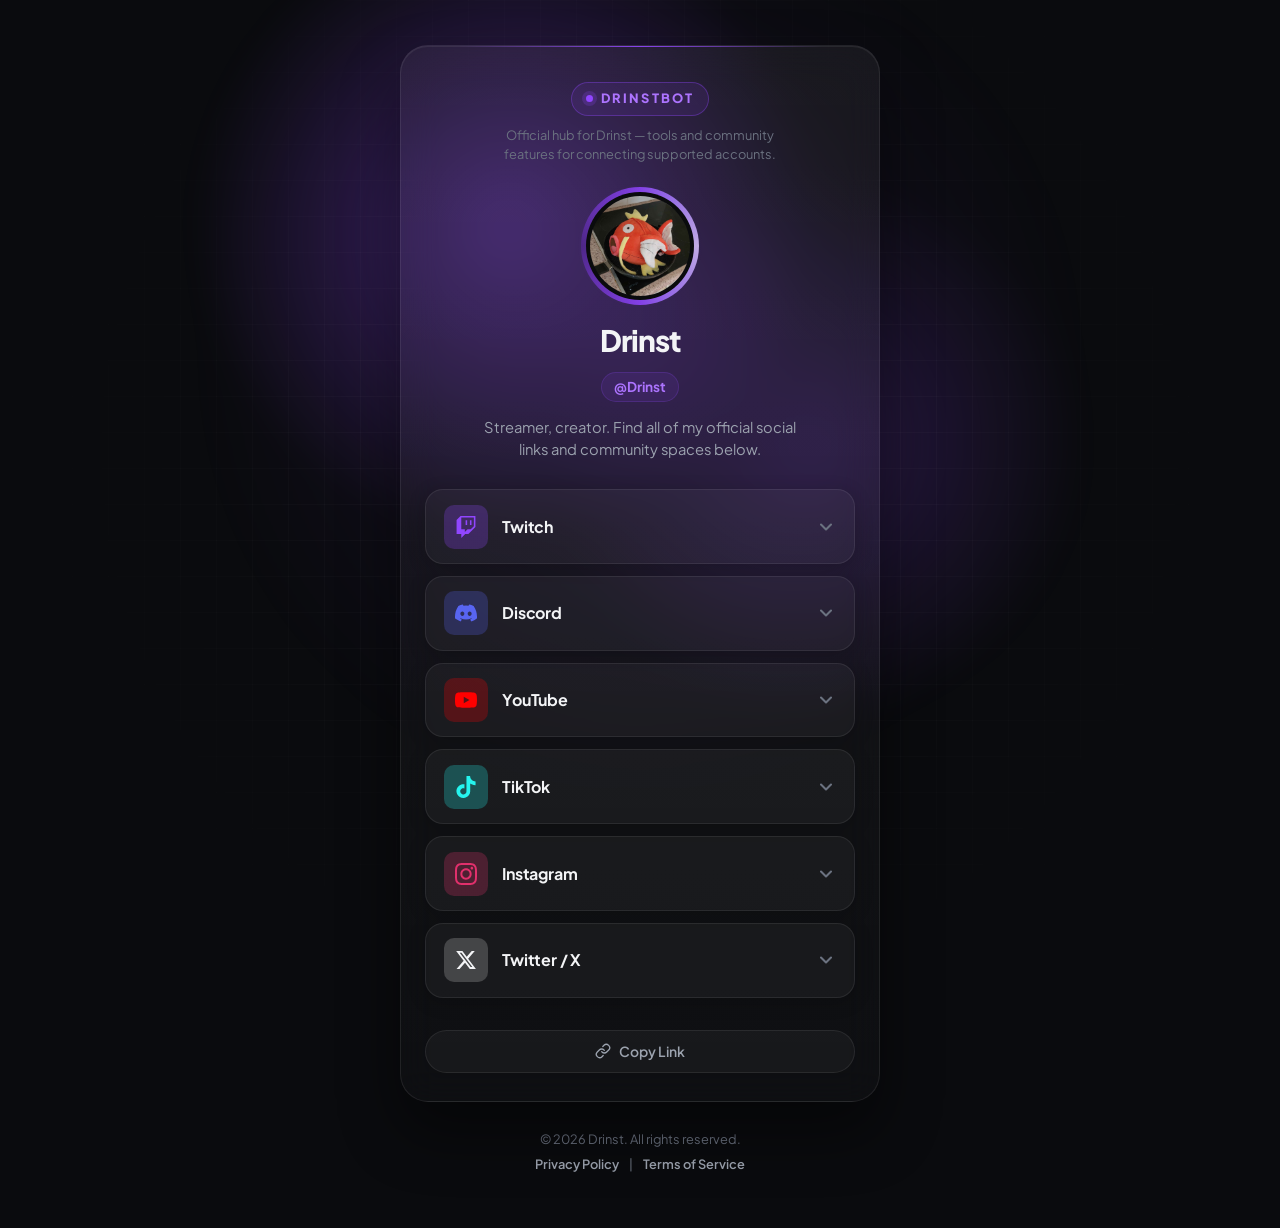
<file: index.html>
<!DOCTYPE html>
<html lang="en">

<head>
    <meta charset="UTF-8">
    <meta name="viewport" content="width=device-width, initial-scale=1.0">
    <title>DrinstBot | Drinst's Official Links</title>
    <meta name="description" content="Official social links and community profiles for Drinst, powered by DrinstBot.">

    <!-- Browser chrome accent (keep in sync with --theme in css/style.css) -->
    <meta name="theme-color" content="#9146FF">

    <!-- Google Fonts -->
    <link rel="preconnect" href="https://fonts.googleapis.com">
    <link rel="preconnect" href="https://fonts.gstatic.com" crossorigin>
    <link href="https://fonts.googleapis.com/css2?family=Plus+Jakarta+Sans:wght@400;500;600;700;800&display=swap"
        rel="stylesheet">

    <link rel="stylesheet" href="css/style.css">
</head>

<body>
    <!-- Subtle Background Elements -->
    <div class="bg-glow" aria-hidden="true"></div>
    <div class="bg-grid" aria-hidden="true"></div>

    <main class="container">
        <section class="brand-intro" aria-labelledby="brand-name">
            <div class="brand-pill">
                <span class="brand-dot" aria-hidden="true"></span>
                <h1 id="brand-name">DrinstBot</h1>
            </div>
            <p>Official hub for Drinst &mdash; tools and community features for connecting supported accounts.</p>
        </section>

        <!-- Header / Profile Section -->
        <header class="profile">
            <div class="avatar-wrapper">
                <img id="profile-avatar" src="" alt="" class="avatar">
                <div class="avatar-ring"></div>
            </div>
            <h2 id="profile-name" class="profile-name"></h2>
            <p id="profile-handle" class="profile-handle"></p>
            <p id="profile-bio" class="profile-bio"></p>
        </header>

        <!-- Dynamic Social Cards Container -->
        <section class="social-links" id="social-links" aria-label="Social Media Links">
            <!-- Cards will be generated dynamically by script.js -->
        </section>

        <!-- Action Tools (Share / Copy Link) -->
        <div class="action-bar">
            <button id="copy-link-btn" class="action-btn" aria-label="Copy page link">
                <svg class="action-icon" xmlns="http://www.w3.org/2000/svg" viewBox="0 0 24 24" fill="none"
                    stroke="currentColor" stroke-width="2" stroke-linecap="round" stroke-linejoin="round">
                    <path d="M10 13a5 5 0 0 0 7.54.54l3-3a5 5 0 0 0-7.07-7.07l-1.72 1.71"></path>
                    <path d="M14 11a5 5 0 0 0-7.54-.54l-3 3a5 5 0 0 0 7.07 7.07l1.71-1.71"></path>
                </svg>
                <span id="copy-text">Copy Link</span>
            </button>
        </div>
    </main>

    <footer class="footer">
        <p>&copy; <span id="year"></span> <span id="footer-name"></span>. All rights reserved.</p>
        <nav class="footer-links">
            <a href="/privacy">Privacy Policy</a>
            <span class="sep">|</span>
            <a href="/terms">Terms of Service</a>
        </nav>
    </footer>

    <script src="js/script.js"></script>
</body>

</html>
</file>
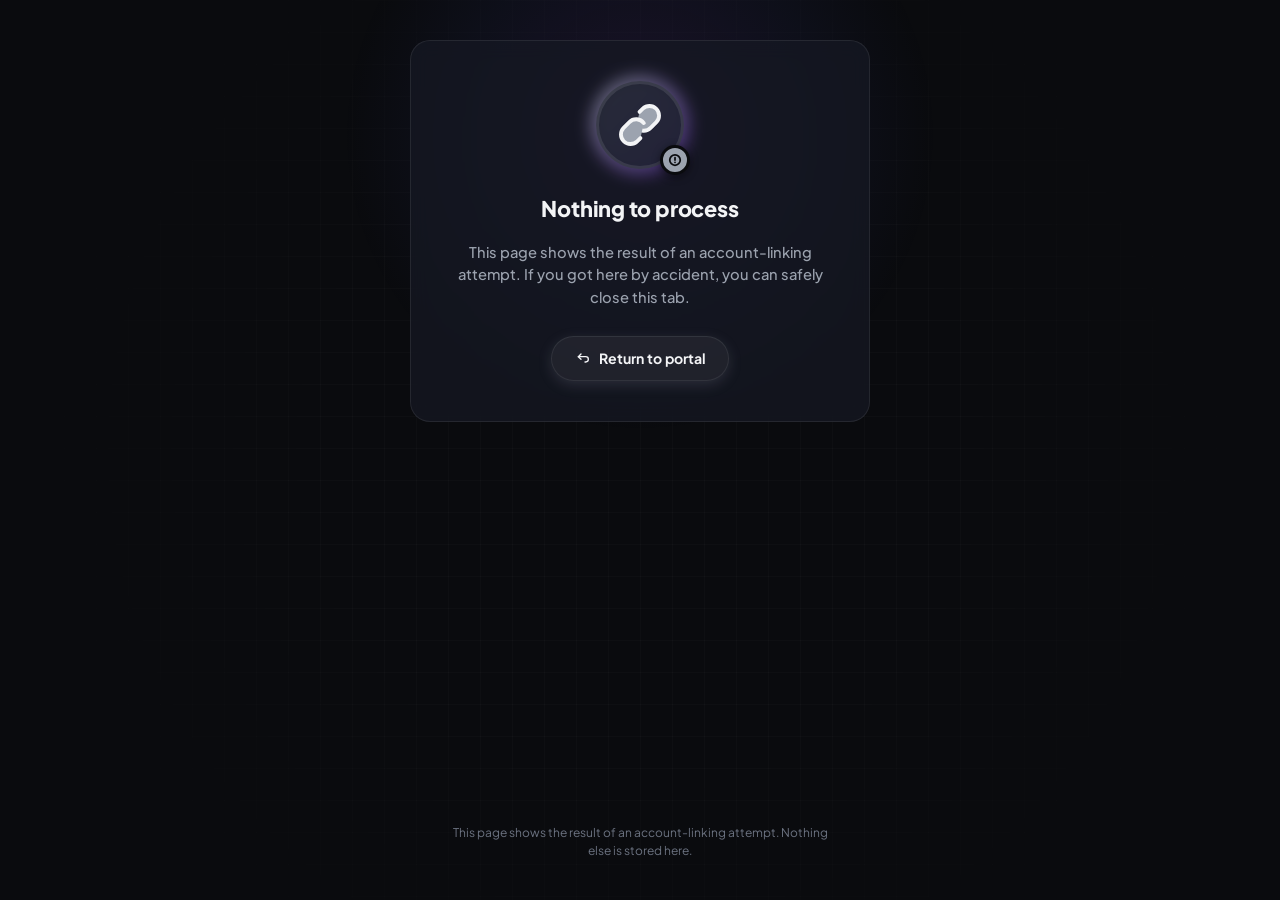
<file: callback/index.html>
<!DOCTYPE html>
<html lang="en">

<head>
    <meta charset="UTF-8">
    <meta name="viewport" content="width=device-width, initial-scale=1.0">
    <title>Link Result</title>
    <meta name="description" content="Result of your account linking attempt.">
    <meta name="robots" content="noindex">

    <!-- Google Fonts (same as linktree) -->
    <link rel="preconnect" href="https://fonts.googleapis.com">
    <link rel="preconnect" href="https://fonts.gstatic.com" crossorigin>
    <link href="https://fonts.googleapis.com/css2?family=Plus+Jakarta+Sans:wght@400;500;600;700;800&display=swap"
        rel="stylesheet">

    <link rel="stylesheet" href="css/style.css">
</head>

<body>
    <!-- Subtle Background Elements (same as linktree) -->
    <div class="bg-glow" aria-hidden="true"></div>
    <div class="bg-grid" aria-hidden="true"></div>

    <main class="container">
        <section class="result-card" id="result-card" data-status="neutral">
            <!-- Platform icon -->
            <div class="icon-wrapper">
                <div class="icon-ring"></div>
                <div class="icon-plate" id="platform-icon" aria-hidden="true"></div>
                <div class="status-badge" id="status-badge" aria-hidden="true">
                    <svg class="badge-icon" id="badge-success" viewBox="0 0 24 24" fill="none" stroke="currentColor"
                        stroke-width="3" stroke-linecap="round" stroke-linejoin="round">
                        <path d="M20 6L9 17l-5-5"></path>
                    </svg>
                    <svg class="badge-icon" id="badge-error" viewBox="0 0 24 24" fill="none" stroke="currentColor"
                        stroke-width="3" stroke-linecap="round" stroke-linejoin="round">
                        <path d="M18 6L6 18"></path>
                        <path d="M6 6l12 12"></path>
                    </svg>
                    <svg class="badge-icon" id="badge-neutral" viewBox="0 0 24 24" fill="none" stroke="currentColor"
                        stroke-width="3" stroke-linecap="round" stroke-linejoin="round">
                        <circle cx="12" cy="12" r="9"></circle>
                        <path d="M12 8v4"></path>
                        <path d="M12 16h.01"></path>
                    </svg>
                </div>
            </div>

            <!-- Adaptive text -->
            <h1 id="result-title" class="result-title">Processing&hellip;</h1>
            <p id="result-message" class="result-message">
                If this page does not update, you can safely close this tab.
            </p>

            <!-- Single action button -->
            <a id="action-btn" class="action-btn" href="../">
                <svg class="action-icon" xmlns="http://www.w3.org/2000/svg" viewBox="0 0 24 24" fill="none"
                    stroke="currentColor" stroke-width="2" stroke-linecap="round" stroke-linejoin="round">
                    <path d="M9 14l-4-4 4-4"></path>
                    <path d="M5 10h11a4 4 0 0 1 0 8h-1"></path>
                </svg>
                <span id="action-text">Return to portal</span>
            </a>
        </section>
    </main>

    <footer class="footer">
        <p>This page shows the result of an account-linking attempt. Nothing else is stored here.</p>
    </footer>

    <script src="js/script.js"></script>
</body>

</html>
</file>
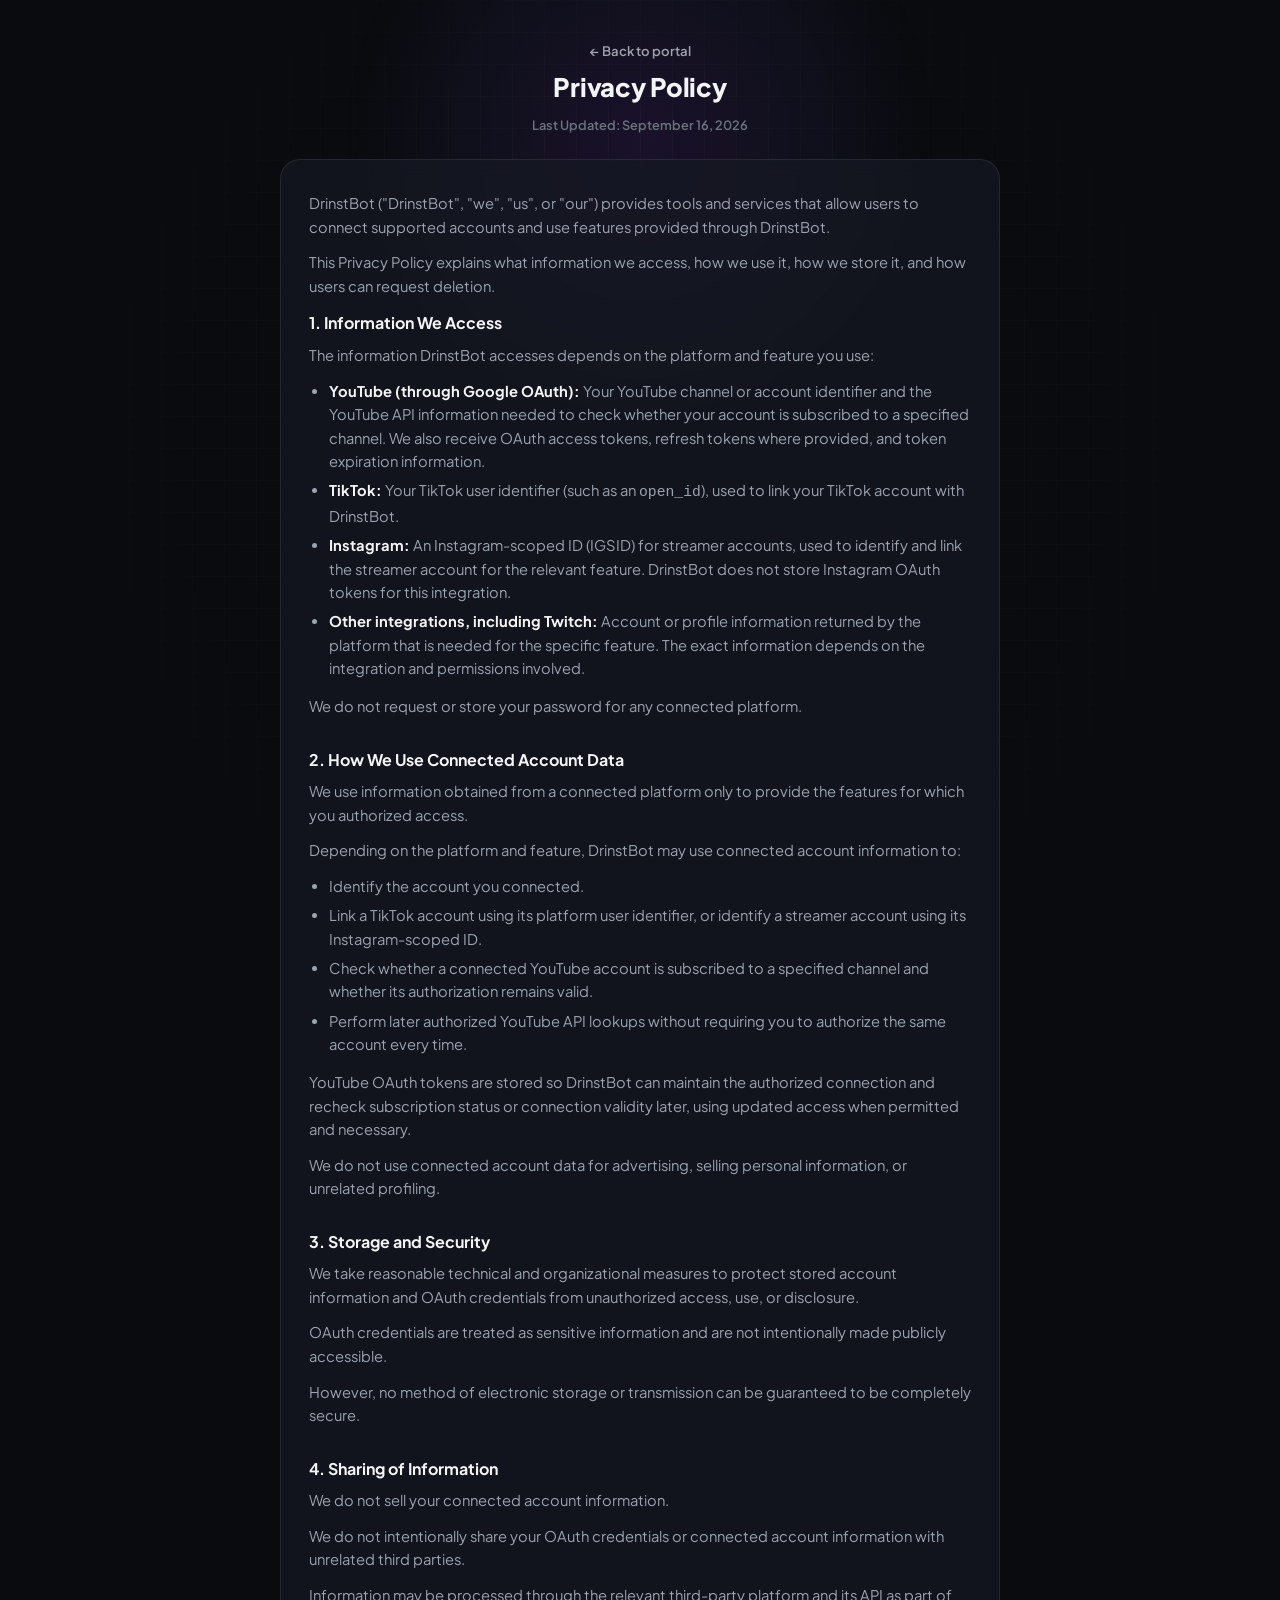
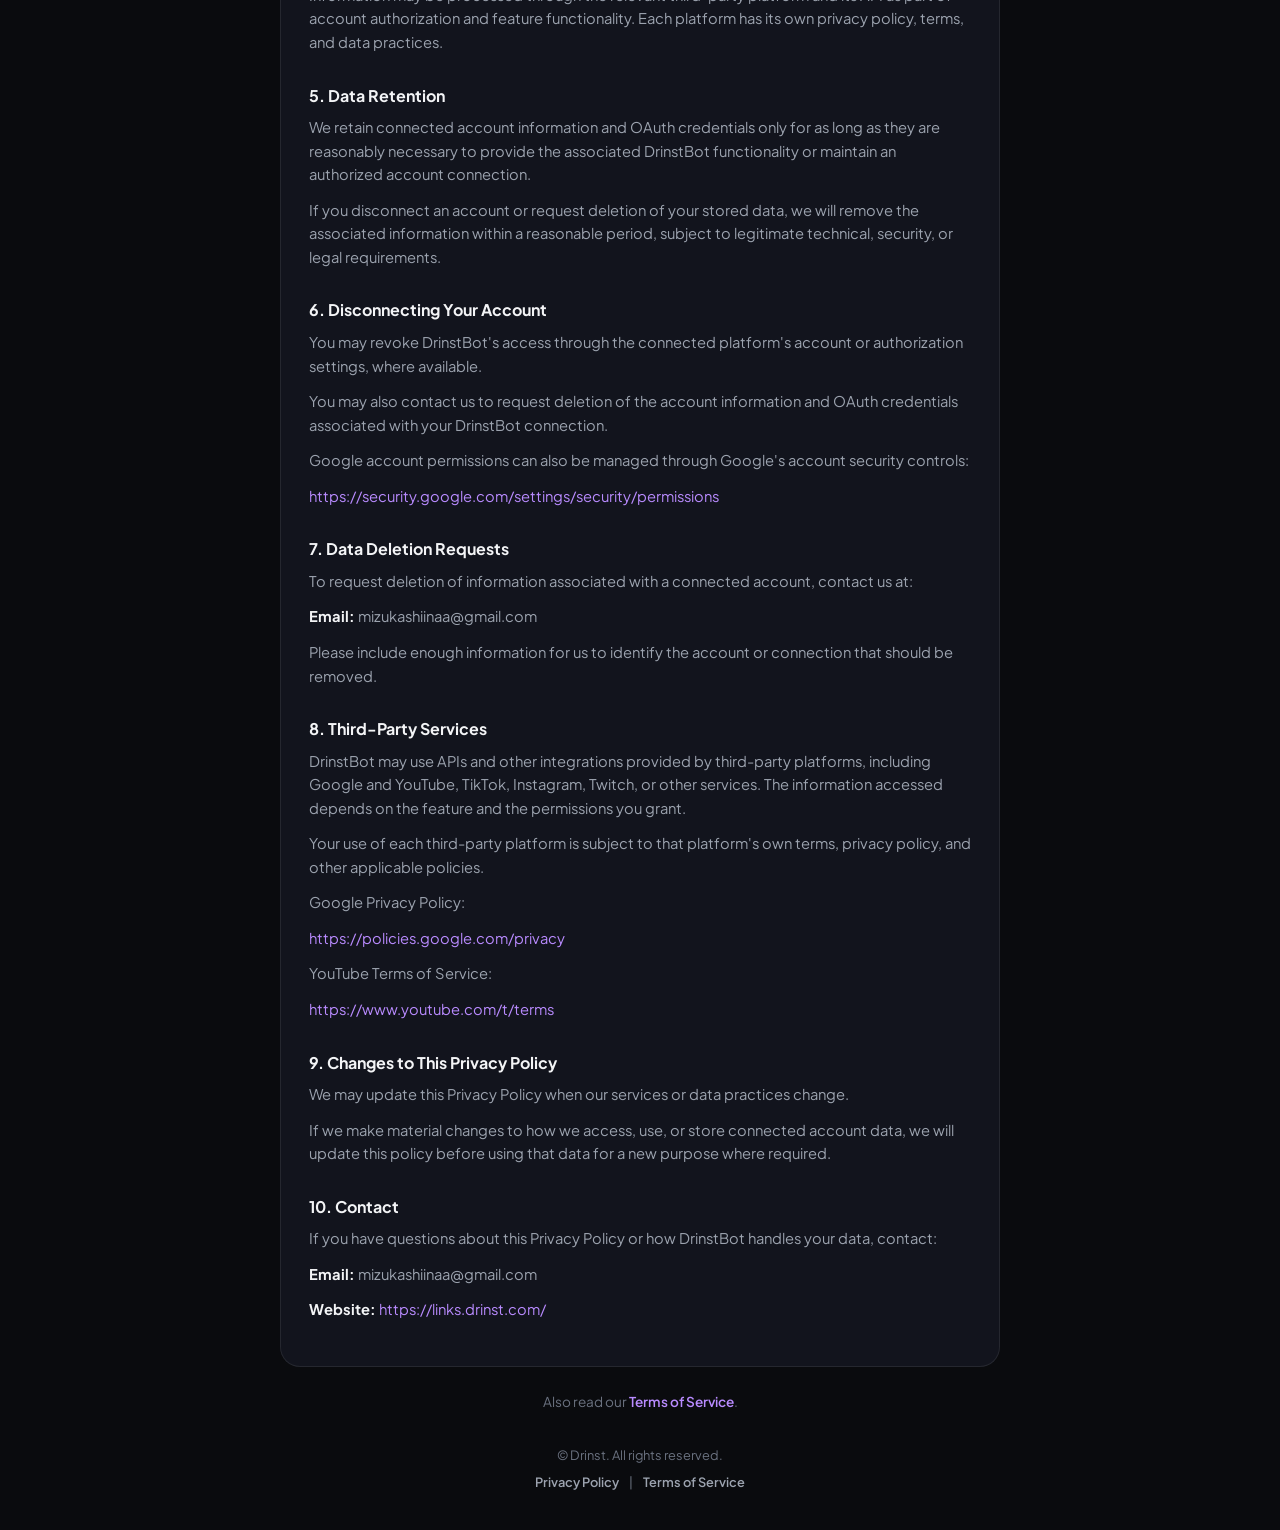
<file: privacy.html>
<!DOCTYPE html>
<html lang="en">

<head>
    <meta charset="UTF-8">
    <meta name="viewport" content="width=device-width, initial-scale=1.0">
    <title>DrinstBot — Privacy Policy</title>
    <meta name="description" content="How DrinstBot accesses, uses, stores, and deletes your data.">

    <link rel="preconnect" href="https://fonts.googleapis.com">
    <link rel="preconnect" href="https://fonts.gstatic.com" crossorigin>
    <link href="https://fonts.googleapis.com/css2?family=Plus+Jakarta+Sans:wght@400;500;600;700;800&display=swap"
        rel="stylesheet">

    <link rel="stylesheet" href="css/legal.css">
</head>

<body>
    <div class="bg-glow" aria-hidden="true"></div>
    <div class="bg-grid" aria-hidden="true"></div>

    <main class="container">
        <header class="legal-header">
            <a class="back-link" href="/">&#8592; Back to portal</a>
            <h1>Privacy Policy</h1>
            <p class="last-updated">Last Updated: September 16, 2026</p>
        </header>

        <article class="legal-card">
<p>DrinstBot (&quot;DrinstBot&quot;, &quot;we&quot;, &quot;us&quot;, or &quot;our&quot;) provides tools and services that allow users to connect supported accounts and use features provided through DrinstBot.</p>
<p>This Privacy Policy explains what information we access, how we use it, how we store it, and how users can request deletion.</p>
<h2>1. Information We Access</h2>
<p>The information DrinstBot accesses depends on the platform and feature you use:</p>
<ul>
<li><strong>YouTube (through Google OAuth):</strong> Your YouTube channel or account identifier and the YouTube API information needed to check whether your account is subscribed to a specified channel. We also receive OAuth access tokens, refresh tokens where provided, and token expiration information.</li>
<li><strong>TikTok:</strong> Your TikTok user identifier (such as an <code>open_id</code>), used to link your TikTok account with DrinstBot.</li>
<li><strong>Instagram:</strong> An Instagram-scoped ID (IGSID) for streamer accounts, used to identify and link the streamer account for the relevant feature. DrinstBot does not store Instagram OAuth tokens for this integration.</li>
<li><strong>Other integrations, including Twitch:</strong> Account or profile information returned by the platform that is needed for the specific feature. The exact information depends on the integration and permissions involved.</li>
</ul>
<p>We do not request or store your password for any connected platform.</p>
<h2>2. How We Use Connected Account Data</h2>
<p>We use information obtained from a connected platform only to provide the features for which you authorized access.</p>
<p>Depending on the platform and feature, DrinstBot may use connected account information to:</p>
<ul>
<li>Identify the account you connected.</li>
<li>Link a TikTok account using its platform user identifier, or identify a streamer account using its Instagram-scoped ID.</li>
<li>Check whether a connected YouTube account is subscribed to a specified channel and whether its authorization remains valid.</li>
<li>Perform later authorized YouTube API lookups without requiring you to authorize the same account every time.</li>
</ul>
<p>YouTube OAuth tokens are stored so DrinstBot can maintain the authorized connection and recheck subscription status or connection validity later, using updated access when permitted and necessary.</p>
<p>We do not use connected account data for advertising, selling personal information, or unrelated profiling.</p>
<h2>3. Storage and Security</h2>
<p>We take reasonable technical and organizational measures to protect stored account information and OAuth credentials from unauthorized access, use, or disclosure.</p>
<p>OAuth credentials are treated as sensitive information and are not intentionally made publicly accessible.</p>
<p>However, no method of electronic storage or transmission can be guaranteed to be completely secure.</p>
<h2>4. Sharing of Information</h2>
<p>We do not sell your connected account information.</p>
<p>We do not intentionally share your OAuth credentials or connected account information with unrelated third parties.</p>
<p>Information may be processed through the relevant third-party platform and its API as part of account authorization and feature functionality. Each platform has its own privacy policy, terms, and data practices.</p>
<h2>5. Data Retention</h2>
<p>We retain connected account information and OAuth credentials only for as long as they are reasonably necessary to provide the associated DrinstBot functionality or maintain an authorized account connection.</p>
<p>If you disconnect an account or request deletion of your stored data, we will remove the associated information within a reasonable period, subject to legitimate technical, security, or legal requirements.</p>
<h2>6. Disconnecting Your Account</h2>
<p>You may revoke DrinstBot&#x27;s access through the connected platform&#x27;s account or authorization settings, where available.</p>
<p>You may also contact us to request deletion of the account information and OAuth credentials associated with your DrinstBot connection.</p>
<p>Google account permissions can also be managed through Google&#x27;s account security controls:</p>
<p><a href="https://security.google.com/settings/security/permissions" target="_blank" rel="noopener noreferrer">https://security.google.com/settings/security/permissions</a></p>
<h2>7. Data Deletion Requests</h2>
<p>To request deletion of information associated with a connected account, contact us at:</p>
<p><strong>Email:</strong> mizukashiinaa@gmail.com</p>
<p>Please include enough information for us to identify the account or connection that should be removed.</p>
<h2>8. Third-Party Services</h2>
<p>DrinstBot may use APIs and other integrations provided by third-party platforms, including Google and YouTube, TikTok, Instagram, Twitch, or other services. The information accessed depends on the feature and the permissions you grant.</p>
<p>Your use of each third-party platform is subject to that platform&#x27;s own terms, privacy policy, and other applicable policies.</p>
<p>Google Privacy Policy:</p>
<p><a href="https://policies.google.com/privacy" target="_blank" rel="noopener noreferrer">https://policies.google.com/privacy</a></p>
<p>YouTube Terms of Service:</p>
<p><a href="https://www.youtube.com/t/terms" target="_blank" rel="noopener noreferrer">https://www.youtube.com/t/terms</a></p>
<h2>9. Changes to This Privacy Policy</h2>
<p>We may update this Privacy Policy when our services or data practices change.</p>
<p>If we make material changes to how we access, use, or store connected account data, we will update this policy before using that data for a new purpose where required.</p>
<h2>10. Contact</h2>
<p>If you have questions about this Privacy Policy or how DrinstBot handles your data, contact:</p>
<p><strong>Email:</strong> mizukashiinaa@gmail.com</p>
<p><strong>Website:</strong> <a href="https://links.drinst.com/" target="_blank" rel="noopener noreferrer">https://links.drinst.com/</a></p>
        </article>

        <p class="cross-link">Also read our <a href="/terms">Terms of Service</a>.</p>
    </main>

    <footer class="footer">
        <p>&copy; <span id="year"></span> Drinst. All rights reserved.</p>
        <nav class="footer-links">
            <a href="/privacy">Privacy Policy</a>
            <span class="sep">|</span>
            <a href="/terms">Terms of Service</a>
        </nav>
    </footer>
</body>

</html>
</file>
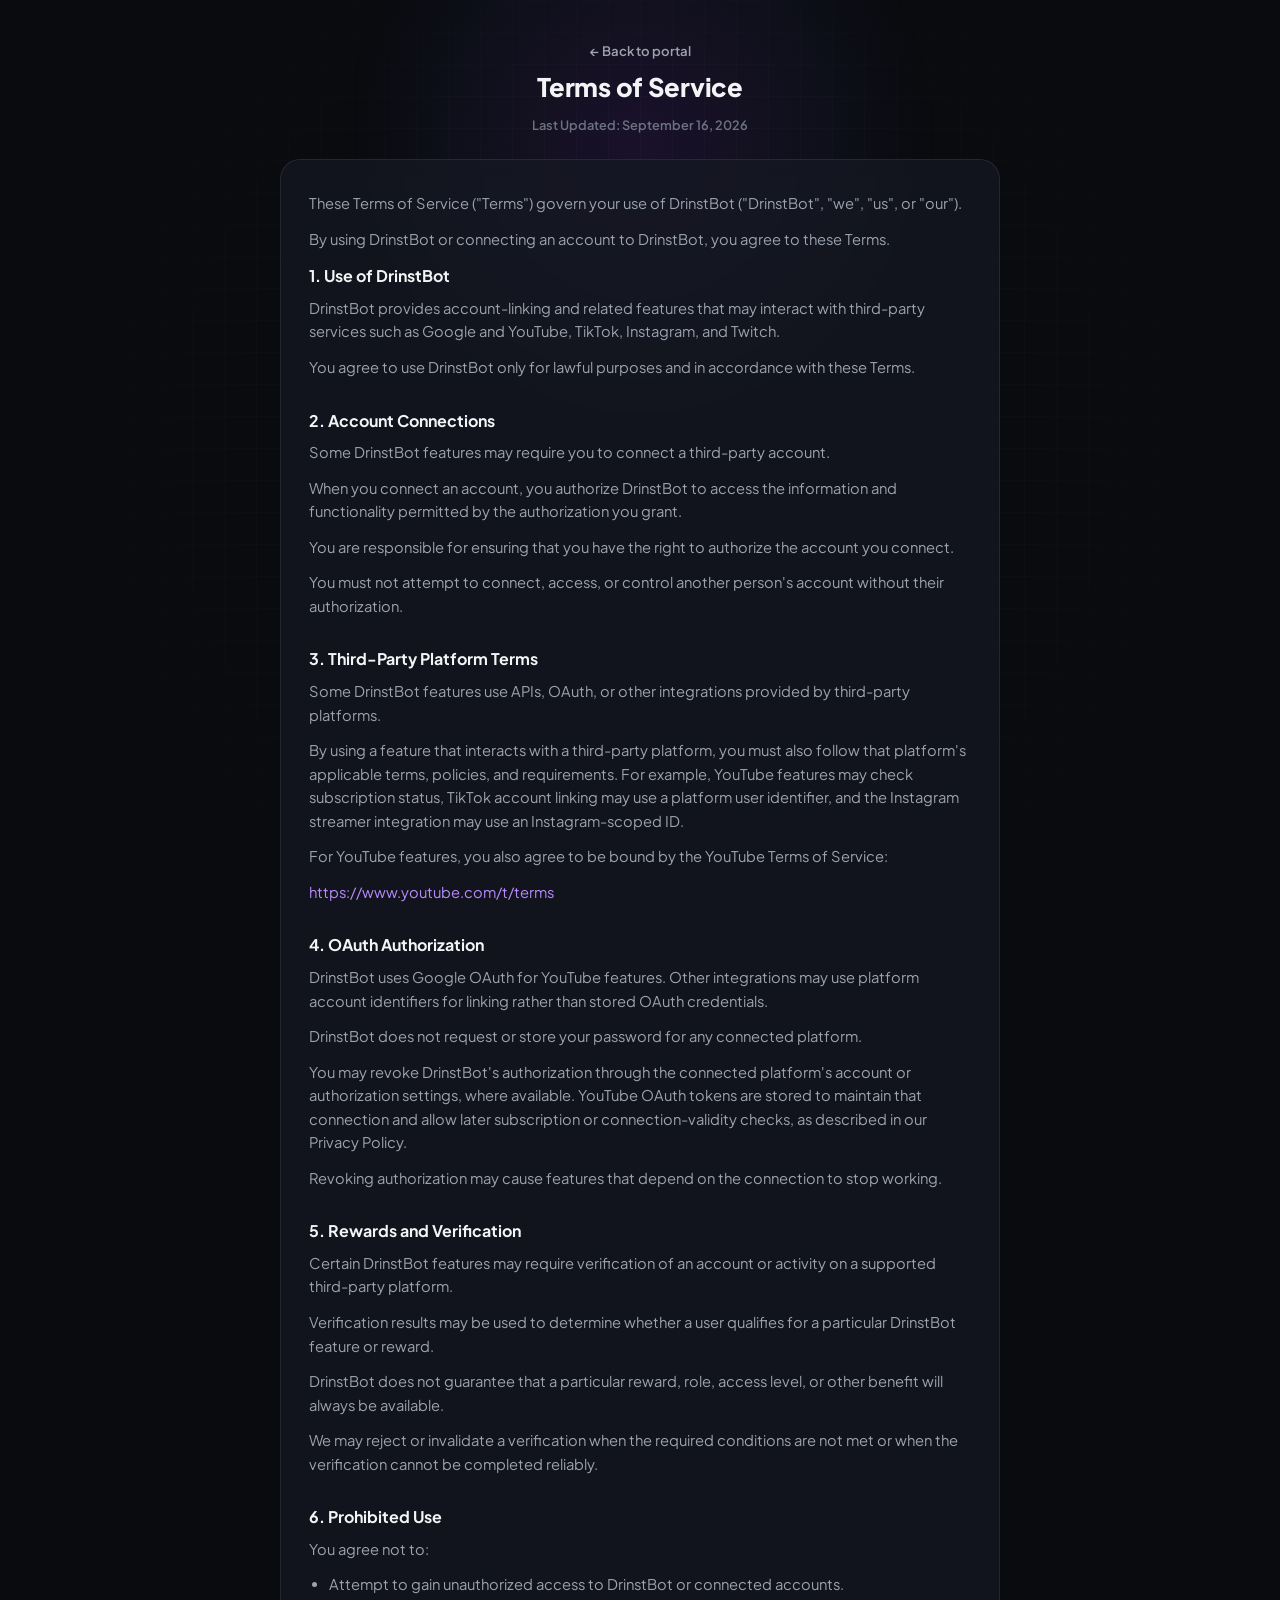
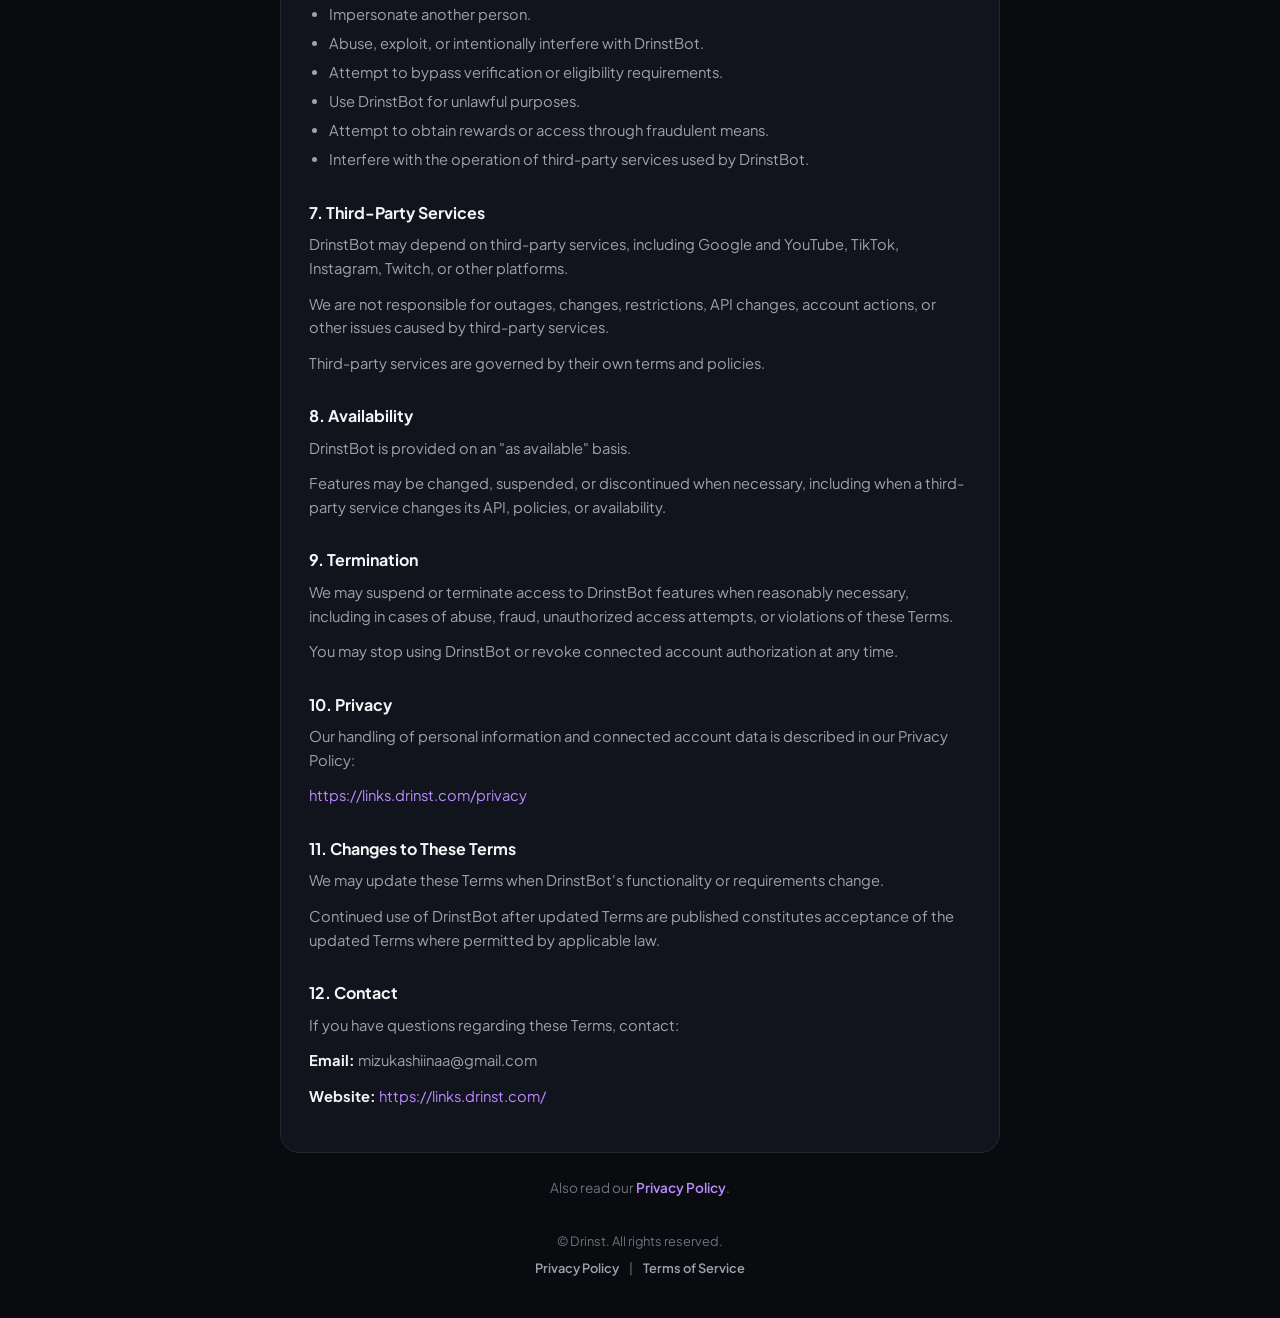
<file: terms.html>
<!DOCTYPE html>
<html lang="en">

<head>
    <meta charset="UTF-8">
    <meta name="viewport" content="width=device-width, initial-scale=1.0">
    <title>DrinstBot — Terms of Service</title>
    <meta name="description" content="The rules and terms that govern your use of DrinstBot.">

    <link rel="preconnect" href="https://fonts.googleapis.com">
    <link rel="preconnect" href="https://fonts.gstatic.com" crossorigin>
    <link href="https://fonts.googleapis.com/css2?family=Plus+Jakarta+Sans:wght@400;500;600;700;800&display=swap"
        rel="stylesheet">

    <link rel="stylesheet" href="css/legal.css">
</head>

<body>
    <div class="bg-glow" aria-hidden="true"></div>
    <div class="bg-grid" aria-hidden="true"></div>

    <main class="container">
        <header class="legal-header">
            <a class="back-link" href="/">&#8592; Back to portal</a>
            <h1>Terms of Service</h1>
            <p class="last-updated">Last Updated: September 16, 2026</p>
        </header>

        <article class="legal-card">
<p>These Terms of Service (&quot;Terms&quot;) govern your use of DrinstBot (&quot;DrinstBot&quot;, &quot;we&quot;, &quot;us&quot;, or &quot;our&quot;).</p>
<p>By using DrinstBot or connecting an account to DrinstBot, you agree to these Terms.</p>
<h2>1. Use of DrinstBot</h2>
<p>DrinstBot provides account-linking and related features that may interact with third-party services such as Google and YouTube, TikTok, Instagram, and Twitch.</p>
<p>You agree to use DrinstBot only for lawful purposes and in accordance with these Terms.</p>
<h2>2. Account Connections</h2>
<p>Some DrinstBot features may require you to connect a third-party account.</p>
<p>When you connect an account, you authorize DrinstBot to access the information and functionality permitted by the authorization you grant.</p>
<p>You are responsible for ensuring that you have the right to authorize the account you connect.</p>
<p>You must not attempt to connect, access, or control another person&#x27;s account without their authorization.</p>
<h2>3. Third-Party Platform Terms</h2>
<p>Some DrinstBot features use APIs, OAuth, or other integrations provided by third-party platforms.</p>
<p>By using a feature that interacts with a third-party platform, you must also follow that platform&#x27;s applicable terms, policies, and requirements. For example, YouTube features may check subscription status, TikTok account linking may use a platform user identifier, and the Instagram streamer integration may use an Instagram-scoped ID.</p>
<p>For YouTube features, you also agree to be bound by the YouTube Terms of Service:</p>
<p><a href="https://www.youtube.com/t/terms" target="_blank" rel="noopener noreferrer">https://www.youtube.com/t/terms</a></p>
<h2>4. OAuth Authorization</h2>
<p>DrinstBot uses Google OAuth for YouTube features. Other integrations may use platform account identifiers for linking rather than stored OAuth credentials.</p>
<p>DrinstBot does not request or store your password for any connected platform.</p>
<p>You may revoke DrinstBot&#x27;s authorization through the connected platform&#x27;s account or authorization settings, where available. YouTube OAuth tokens are stored to maintain that connection and allow later subscription or connection-validity checks, as described in our Privacy Policy.</p>
<p>Revoking authorization may cause features that depend on the connection to stop working.</p>
<h2>5. Rewards and Verification</h2>
<p>Certain DrinstBot features may require verification of an account or activity on a supported third-party platform.</p>
<p>Verification results may be used to determine whether a user qualifies for a particular DrinstBot feature or reward.</p>
<p>DrinstBot does not guarantee that a particular reward, role, access level, or other benefit will always be available.</p>
<p>We may reject or invalidate a verification when the required conditions are not met or when the verification cannot be completed reliably.</p>
<h2>6. Prohibited Use</h2>
<p>You agree not to:</p>
<ul>
<li>Attempt to gain unauthorized access to DrinstBot or connected accounts.</li>
<li>Impersonate another person.</li>
<li>Abuse, exploit, or intentionally interfere with DrinstBot.</li>
<li>Attempt to bypass verification or eligibility requirements.</li>
<li>Use DrinstBot for unlawful purposes.</li>
<li>Attempt to obtain rewards or access through fraudulent means.</li>
<li>Interfere with the operation of third-party services used by DrinstBot.</li>
</ul>
<h2>7. Third-Party Services</h2>
<p>DrinstBot may depend on third-party services, including Google and YouTube, TikTok, Instagram, Twitch, or other platforms.</p>
<p>We are not responsible for outages, changes, restrictions, API changes, account actions, or other issues caused by third-party services.</p>
<p>Third-party services are governed by their own terms and policies.</p>
<h2>8. Availability</h2>
<p>DrinstBot is provided on an &quot;as available&quot; basis.</p>
<p>Features may be changed, suspended, or discontinued when necessary, including when a third-party service changes its API, policies, or availability.</p>
<h2>9. Termination</h2>
<p>We may suspend or terminate access to DrinstBot features when reasonably necessary, including in cases of abuse, fraud, unauthorized access attempts, or violations of these Terms.</p>
<p>You may stop using DrinstBot or revoke connected account authorization at any time.</p>
<h2>10. Privacy</h2>
<p>Our handling of personal information and connected account data is described in our Privacy Policy:</p>
<p><a href="https://links.drinst.com/privacy" target="_blank" rel="noopener noreferrer">https://links.drinst.com/privacy</a></p>
<h2>11. Changes to These Terms</h2>
<p>We may update these Terms when DrinstBot&#x27;s functionality or requirements change.</p>
<p>Continued use of DrinstBot after updated Terms are published constitutes acceptance of the updated Terms where permitted by applicable law.</p>
<h2>12. Contact</h2>
<p>If you have questions regarding these Terms, contact:</p>
<p><strong>Email:</strong> mizukashiinaa@gmail.com</p>
<p><strong>Website:</strong> <a href="https://links.drinst.com/" target="_blank" rel="noopener noreferrer">https://links.drinst.com/</a></p>
        </article>

        <p class="cross-link">Also read our <a href="/privacy">Privacy Policy</a>.</p>
    </main>

    <footer class="footer">
        <p>&copy; <span id="year"></span> Drinst. All rights reserved.</p>
        <nav class="footer-links">
            <a href="/privacy">Privacy Policy</a>
            <span class="sep">|</span>
            <a href="/terms">Terms of Service</a>
        </nav>
    </footer>
</body>

</html>
</file>
<file: css/style.css>
/* ==========================================================================
   DrinstBot Link Hub — style.css
   ==========================================================================
   🎨 GLOBAL THEME COLOR
   Change the single --theme value below and the whole page re-colors
   (background glows, brand pill, avatar ring, buttons, focus states).
   Every accent shade is derived from it with color-mix(), so nothing
   else needs editing. Remember to sync <meta name="theme-color"> in
   index.html if you want the browser chrome to match.
   Supported: Chrome/Edge 111+, Firefox 113+, Safari 16.2+
   ========================================================================== */
:root {
    /* >>>>>>> EDIT THIS ONE LINE TO RE-THEME THE SITE <<<<<<< */
    --theme: #9146FF;
    /* >>>>>>>>>>>>>>>>>>>>>>>>>>>>>>>>>>>>>>>>>>>>>>>>>>>>>>> */

    /* Derived theme shades (auto-calculated — do not edit) */
    --theme-10: color-mix(in srgb, var(--theme) 10%, transparent);
    --theme-20: color-mix(in srgb, var(--theme) 20%, transparent);
    --theme-35: color-mix(in srgb, var(--theme) 35%, transparent);
    --theme-60: color-mix(in srgb, var(--theme) 60%, transparent);
    --theme-text: color-mix(in srgb, var(--theme) 75%, #ffffff);

    /* Neutrals */
    --bg-dark: #0a0b0e;
    --panel-border: rgba(255, 255, 255, 0.08);
    --card-bg: rgba(255, 255, 255, 0.04);
    --card-bg-hover: rgba(255, 255, 255, 0.07);
    --card-border: rgba(255, 255, 255, 0.08);
    --text-primary: #f3f4f6;
    --text-secondary: #9ca3af;
    --text-muted: #6b7280;

    /* Typography */
    --font-sans: 'Plus Jakarta Sans', -apple-system, BlinkMacSystemFont, 'Segoe UI', sans-serif;

    /* Layout */
    --max-width: 480px;
    --radius-xl: 28px;
    --radius-lg: 18px;
    --radius-md: 14px;
    --radius-sm: 10px;

    /* Animation */
    --transition-fast: 0.2s cubic-bezier(0.16, 1, 0.3, 1);
    --transition-smooth: 0.35s cubic-bezier(0.16, 1, 0.3, 1);
}

/* Base Styles */
*,
*::before,
*::after {
    box-sizing: border-box;
    margin: 0;
    padding: 0;
}

body {
    font-family: var(--font-sans);
    background-color: var(--bg-dark);
    color: var(--text-primary);
    min-height: 100vh;
    display: flex;
    flex-direction: column;
    align-items: center;
    justify-content: space-between;
    padding: clamp(1.5rem, 5vh, 3rem) 1.25rem;
    position: relative;
    overflow-x: hidden;
    line-height: 1.5;
    -webkit-font-smoothing: antialiased;
}

::selection {
    background: var(--theme-60);
    color: #ffffff;
}

/* ==========================================================================
   Background Visual Effects (theme-tinted aurora + grid)
   ========================================================================== */
.bg-glow {
    position: fixed;
    top: -10%;
    left: 50%;
    transform: translateX(-50%);
    width: min(900px, 140vw);
    height: min(900px, 140vw);
    background:
        /* closest-side = each blob fades to transparent before the div's
           edge, so no hard cutoff lines can ever appear */
        radial-gradient(circle closest-side at 35% 35%, var(--theme-35) 0%, transparent 100%),
        radial-gradient(circle closest-side at 70% 60%, color-mix(in srgb, var(--theme) 18%, transparent) 0%, transparent 100%),
        radial-gradient(circle closest-side at 50% 50%, var(--theme-10) 0%, transparent 100%);
    z-index: -2;
    pointer-events: none;
    filter: blur(12px);
    animation: glow-drift 16s ease-in-out infinite alternate;
}

.bg-grid {
    position: fixed;
    inset: 0;
    background-image:
        linear-gradient(to right, rgba(255, 255, 255, 0.025) 1px, transparent 1px),
        linear-gradient(to bottom, rgba(255, 255, 255, 0.025) 1px, transparent 1px);
    background-size: 36px 36px;
    z-index: -1;
    pointer-events: none;
    mask-image: radial-gradient(circle at center, black 35%, transparent 80%);
    -webkit-mask-image: radial-gradient(circle at center, black 35%, transparent 80%);
}

/* ==========================================================================
   Glass Panel Container
   ========================================================================== */
.container {
    width: 100%;
    max-width: var(--max-width);
    margin: 0 auto;
    display: flex;
    flex-direction: column;
    align-items: center;
    gap: 1.75rem;
    padding: 2.25rem 1.5rem 1.75rem;
    background: linear-gradient(180deg, rgba(255, 255, 255, 0.055), rgba(255, 255, 255, 0.02));
    border: 1px solid var(--panel-border);
    border-radius: var(--radius-xl);
    backdrop-filter: blur(18px);
    -webkit-backdrop-filter: blur(18px);
    box-shadow:
        0 30px 60px rgba(0, 0, 0, 0.45),
        inset 0 1px 0 rgba(255, 255, 255, 0.07);
    position: relative;
}

/* Thin theme-colored light line along the top edge of the panel */
.container::before {
    content: "";
    position: absolute;
    top: 0;
    left: 12%;
    right: 12%;
    height: 1px;
    background: linear-gradient(90deg, transparent, var(--theme), transparent);
    opacity: 0.9;
}

/* Entrance choreography */
@keyframes fade-up {
    from {
        opacity: 0;
        transform: translateY(16px);
    }

    to {
        opacity: 1;
        transform: translateY(0);
    }
}

@keyframes fade-in {
    from {
        opacity: 0;
    }

    to {
        opacity: 1;
    }
}

.container>* {
    animation: fade-up 0.6s cubic-bezier(0.16, 1, 0.3, 1) both;
}

.container>*:nth-child(2) {
    animation-delay: 0.07s;
}

.container>*:nth-child(3) {
    animation-delay: 0.14s;
}

.container>*:nth-child(4) {
    animation-delay: 0.21s;
}

.container>*:nth-child(5) {
    animation-delay: 0.28s;
}

/* ==========================================================================
   DrinstBot brand badge (kept visible for app/branding verification)
   ========================================================================== */
.brand-intro {
    display: flex;
    flex-direction: column;
    align-items: center;
    gap: 0.6rem;
    text-align: center;
}

.brand-pill {
    display: inline-flex;
    align-items: center;
    gap: 0.5rem;
    padding: 0.4rem 0.9rem;
    border-radius: 999px;
    background: var(--theme-10);
    border: 1px solid var(--theme-35);
    transition: background-color var(--transition-fast), border-color var(--transition-fast);
}

.brand-pill:hover {
    background: var(--theme-20);
    border-color: var(--theme-60);
}

.brand-dot {
    width: 7px;
    height: 7px;
    border-radius: 50%;
    background: var(--theme);
    box-shadow: 0 0 0 4px var(--theme-20);
    animation: dot-pulse 2.4s ease-in-out infinite;
}

.brand-intro h1 {
    font-size: 0.8rem;
    font-weight: 800;
    letter-spacing: 0.16em;
    text-transform: uppercase;
    color: var(--theme-text);
}

.brand-intro p {
    color: var(--text-muted);
    font-size: 0.8rem;
    max-width: 320px;
}

/* ==========================================================================
   Profile Section
   ========================================================================== */
.profile {
    text-align: center;
    display: flex;
    flex-direction: column;
    align-items: center;
}

.avatar-wrapper {
    position: relative;
    width: 108px;
    height: 108px;
    margin-bottom: 1.1rem;
}

/* Slowly rotating conic ring — color comes from --theme */
.avatar-ring {
    position: absolute;
    inset: -5px;
    border-radius: 50%;
    background: conic-gradient(from 0deg,
            var(--theme),
            color-mix(in srgb, var(--theme) 30%, #ffffff),
            var(--theme),
            color-mix(in srgb, var(--theme) 55%, #000000),
            var(--theme));
    opacity: 0.85;
    animation: ring-spin 7s linear infinite;
    transition: opacity var(--transition-smooth);
}

.avatar-wrapper::after {
    content: "";
    position: absolute;
    inset: -14px;
    border-radius: 50%;
    background: radial-gradient(circle, var(--theme-35) 0%, transparent 65%);
    z-index: 0;
    pointer-events: none;
}

.avatar-wrapper:hover .avatar-ring {
    opacity: 1;
}

.avatar {
    width: 100%;
    height: 100%;
    border-radius: 50%;
    object-fit: cover;
    position: relative;
    z-index: 2;
    border: 4px solid rgba(10, 11, 14, 0.92);
    background-color: var(--bg-dark);
}

.profile-name {
    font-size: 1.85rem;
    font-weight: 800;
    letter-spacing: -0.03em;
    color: var(--text-primary);
}

.profile-handle {
    display: inline-block;
    font-size: 0.85rem;
    font-weight: 700;
    color: var(--theme-text);
    background: var(--theme-10);
    border: 1px solid var(--theme-20);
    border-radius: 999px;
    padding: 0.25rem 0.75rem;
    margin-top: 0.6rem;
}

.profile-bio {
    font-size: 0.92rem;
    color: var(--text-secondary);
    margin-top: 0.85rem;
    max-width: 340px;
    line-height: 1.55;
}

/* ==========================================================================
   Social Cards Section (link rows)
   ========================================================================== */
.social-links {
    width: 100%;
    display: flex;
    flex-direction: column;
    gap: 0.75rem;
}

.card {
    width: 100%;
    background: var(--card-bg);
    border: 1px solid var(--card-border);
    border-radius: var(--radius-lg);
    backdrop-filter: blur(10px);
    -webkit-backdrop-filter: blur(10px);
    overflow: hidden;
    transition: background-color var(--transition-fast),
        border-color var(--transition-fast),
        box-shadow var(--transition-fast),
        transform var(--transition-fast);
    box-shadow: 0 4px 18px rgba(0, 0, 0, 0.22);
    animation: fade-in 0.5s ease both;
}

.card:nth-child(2) {
    animation-delay: 0.05s;
}

.card:nth-child(3) {
    animation-delay: 0.1s;
}

.card:nth-child(4) {
    animation-delay: 0.15s;
}

.card:nth-child(5) {
    animation-delay: 0.2s;
}

.card:nth-child(6) {
    animation-delay: 0.25s;
}

.card:hover {
    background: var(--card-bg-hover);
    border-color: var(--platform-accent-alpha);
    box-shadow: 0 10px 28px rgba(0, 0, 0, 0.35),
        0 0 20px var(--platform-accent-alpha);
    transform: translateY(-2px);
}

/* Header Trigger Button */
.card-trigger {
    width: 100%;
    padding: 0.9rem 1.1rem;
    background: none;
    border: none;
    color: inherit;
    font: inherit;
    cursor: pointer;
    display: flex;
    align-items: center;
    justify-content: space-between;
    text-align: left;
    outline: none;
}

.card-trigger:focus-visible {
    outline: 2px solid var(--platform-accent);
    outline-offset: -3px;
    border-radius: var(--radius-lg);
}

.card-left {
    display: flex;
    align-items: center;
    gap: 0.9rem;
}

.icon-wrapper {
    width: 44px;
    height: 44px;
    border-radius: var(--radius-sm);
    background: var(--platform-accent-alpha);
    display: flex;
    align-items: center;
    justify-content: center;
    color: var(--platform-accent);
    transition: transform var(--transition-fast), box-shadow var(--transition-fast);
}

.platform-icon {
    width: 22px;
    height: 22px;
    fill: currentColor;
    transition: var(--transition-fast);
}

.card:hover .icon-wrapper,
.card.expanded .icon-wrapper {
    transform: scale(1.06);
    box-shadow: 0 0 16px var(--platform-accent-alpha);
}

.platform-name {
    font-size: 1rem;
    font-weight: 700;
    letter-spacing: -0.01em;
}

.arrow-icon {
    width: 20px;
    height: 20px;
    color: var(--text-muted);
    transition: transform var(--transition-smooth), color var(--transition-fast);
    flex-shrink: 0;
}

.card:hover .arrow-icon {
    color: var(--text-primary);
}

.card.expanded .arrow-icon {
    transform: rotate(180deg);
    color: var(--platform-accent);
}

/* Drawer / Expandable Content */
.card-drawer {
    display: grid;
    grid-template-rows: 0fr;
    transition: grid-template-rows var(--transition-smooth);
}

.card.expanded .card-drawer {
    grid-template-rows: 1fr;
}

.drawer-content {
    overflow: hidden;
}

.drawer-inner {
    display: flex;
    flex-direction: column;
    gap: 0.9rem;
    margin: 0.15rem 1.1rem 0;
    padding: 0.95rem 0 1.1rem;
    border-top: 1px dashed rgba(255, 255, 255, 0.1);
}

.platform-desc {
    font-size: 0.88rem;
    color: var(--text-secondary);
    line-height: 1.55;
}

.cta-button {
    display: inline-flex;
    align-items: center;
    justify-content: center;
    gap: 0.5rem;
    width: 100%;
    padding: 0.85rem 1rem;
    background: var(--platform-accent);
    color: #ffffff;
    font-weight: 700;
    font-size: 0.92rem;
    text-decoration: none;
    border-radius: var(--radius-md);
    transition: var(--transition-fast);
    box-shadow: 0 6px 18px var(--platform-accent-alpha),
        inset 0 1px 0 rgba(255, 255, 255, 0.2);
}

/* Ensure text readability for lighter accents like Twitter White */
.card[data-platform="Twitter / X"] .cta-button {
    color: #000000;
    box-shadow: 0 6px 18px var(--platform-accent-alpha);
}

.cta-button:hover {
    filter: brightness(1.12);
    transform: translateY(-2px);
    box-shadow: 0 10px 24px var(--platform-accent-alpha),
        inset 0 1px 0 rgba(255, 255, 255, 0.2);
}

.cta-button:focus-visible {
    outline: 2px solid #ffffff;
    outline-offset: 2px;
}

.cta-icon {
    width: 16px;
    height: 16px;
    transition: transform var(--transition-fast);
}

.cta-button:hover .cta-icon {
    transform: translate(2px, -2px);
}

/* OAuth Connect Button (account-link flow only) */
/* Visually distinct: outlined variant using the platform accent. */
.cta-button.oauth-connect {
    background: transparent;
    color: var(--platform-accent);
    border: 1px solid var(--platform-accent);
    box-shadow: none;
}

/* Keep the Connect button readable on light accents (e.g. Twitter / X) */
.card[data-platform="Twitter / X"] .cta-button.oauth-connect {
    color: #000000;
    border-color: rgba(255, 255, 255, 0.6);
}

.cta-button.oauth-connect:hover {
    background: var(--platform-accent-alpha);
    box-shadow: 0 4px 14px var(--platform-accent-alpha);
    filter: none;
}

/* Expanded Card State Styling */
.card.expanded {
    border-color: var(--platform-accent);
    box-shadow: 0 8px 30px rgba(0, 0, 0, 0.4),
        0 0 25px var(--platform-accent-alpha);
    transform: translateY(-2px);
}

/* ==========================================================================
   Action Bar & Copy Link Button
   ========================================================================== */
.action-bar {
    display: flex;
    justify-content: center;
    width: 100%;
    margin-top: 0.25rem;
}

.action-btn {
    display: flex;
    align-items: center;
    justify-content: center;
    gap: 0.5rem;
    width: 100%;
    padding: 0.75rem 1.2rem;
    background: var(--card-bg);
    border: 1px solid var(--card-border);
    border-radius: 999px;
    color: var(--text-secondary);
    font-family: var(--font-sans);
    font-size: 0.87rem;
    font-weight: 600;
    cursor: pointer;
    transition: var(--transition-fast);
}

.action-btn:hover {
    background: var(--theme-10);
    color: var(--text-primary);
    border-color: var(--theme-35);
}

.action-btn:focus-visible {
    outline: 2px solid var(--theme);
    outline-offset: 2px;
}

.action-icon {
    width: 16px;
    height: 16px;
}

/* ==========================================================================
   Footer
   ========================================================================== */
.footer {
    text-align: center;
    font-size: 0.8rem;
    color: var(--text-muted);
    margin-top: 1.75rem;
    padding-bottom: 0.5rem;
}

.footer-links {
    display: flex;
    justify-content: center;
    align-items: center;
    gap: 0.6rem;
    margin-top: 0.4rem;
}

.footer-links a {
    color: var(--text-secondary);
    text-decoration: none;
    font-weight: 600;
    transition: color var(--transition-fast);
}

.footer-links a:hover {
    color: var(--theme-text);
}

.footer-links .sep {
    color: var(--text-muted);
}

/* ==========================================================================
   Keyframes
   ========================================================================== */
@keyframes glow-drift {

    0% {
        transform: translateX(-50%) translateY(0) scale(1);
    }

    100% {
        transform: translateX(-50%) translateY(40px) scale(1.08);
    }
}

@keyframes ring-spin {
    to {
        transform: rotate(360deg);
    }
}

@keyframes dot-pulse {

    0%,
    100% {
        box-shadow: 0 0 0 4px var(--theme-20);
    }

    50% {
        box-shadow: 0 0 0 7px color-mix(in srgb, var(--theme) 8%, transparent);
    }
}

/* ==========================================================================
   Accessibility & Reduced Motion
   ========================================================================== */
@media (prefers-reduced-motion: reduce) {

    *,
    *::before,
    *::after {
        animation-duration: 0.01ms !important;
        animation-iteration-count: 1 !important;
        transition-duration: 0.01ms !important;
        scroll-behavior: auto !important;
    }

    .card-drawer {
        transition: none;
    }
}

@media (max-width: 420px) {
    .container {
        padding: 1.75rem 1.1rem 1.5rem;
        border-radius: 22px;
        gap: 1.5rem;
    }

    .profile-name {
        font-size: 1.6rem;
    }

    .avatar-wrapper {
        width: 96px;
        height: 96px;
    }
}
</file>
<file: callback/css/style.css>
/* ==========================================================================
   Variables & Theme — tokens reused verbatim from the linktree
   ========================================================================== */
:root {
    /* Main Theme */
    --bg-dark: #0a0b0e;
    --card-bg: rgba(22, 25, 35, 0.75);
    --card-bg-hover: rgba(30, 34, 48, 0.85);
    --card-border: rgba(255, 255, 255, 0.08);
    --text-primary: #f3f4f6;
    --text-secondary: #9ca3af;
    --text-muted: #6b7280;

    /* Status accents (overridden per-status below) */
    --status-accent: #9ca3af;
    --status-accent-alpha: rgba(156, 163, 175, 0.18);

    /* Typography */
    --font-sans: 'Plus Jakarta Sans', -apple-system, BlinkMacSystemFont, sans-serif;

    /* Layout */
    --max-width: 460px;
    --radius-lg: 20px;
    --radius-md: 14px;
    --radius-sm: 8px;

    /* Animation */
    --transition-fast: 0.2s cubic-bezier(0.16, 1, 0.3, 1);
    --transition-smooth: 0.35s cubic-bezier(0.16, 1, 0.3, 1);
}

/* Base Styles */
*,
*::before,
*::after {
    box-sizing: border-box;
    margin: 0;
    padding: 0;
}

body {
    font-family: var(--font-sans);
    background-color: var(--bg-dark);
    color: var(--text-primary);
    min-height: 100vh;
    display: flex;
    flex-direction: column;
    align-items: center;
    justify-content: space-between;
    padding: 2.5rem 1.25rem;
    position: relative;
    overflow-x: hidden;
    line-height: 1.5;
    -webkit-font-smoothing: antialiased;
}

/* Background Visual Effects — identical to linktree */
.bg-glow {
    position: fixed;
    top: 15%;
    left: 50%;
    transform: translate(-50%, -50%);
    width: 600px;
    height: 600px;
    background: radial-gradient(circle, rgba(145, 70, 255, 0.12) 0%, rgba(88, 101, 242, 0.05) 45%, rgba(0, 0, 0, 0) 70%);
    z-index: -2;
    pointer-events: none;
}

.bg-grid {
    position: fixed;
    inset: 0;
    background-image: linear-gradient(to right, rgba(255, 255, 255, 0.02) 1px, transparent 1px),
        linear-gradient(to bottom, rgba(255, 255, 255, 0.02) 1px, transparent 1px);
    background-size: 32px 32px;
    z-index: -1;
    pointer-events: none;
    mask-image: radial-gradient(circle at center, black 40%, transparent 80%);
    -webkit-mask-image: radial-gradient(circle at center, black 40%, transparent 80%);
}

/* Tint the background glow with the status color */
body[data-status="success"] .bg-glow {
    background: radial-gradient(circle, rgba(34, 197, 94, 0.14) 0%, rgba(34, 197, 94, 0.04) 45%, rgba(0, 0, 0, 0) 70%);
}

body[data-status="error"] .bg-glow {
    background: radial-gradient(circle, rgba(239, 68, 68, 0.14) 0%, rgba(239, 68, 68, 0.04) 45%, rgba(0, 0, 0, 0) 70%);
}

/* Container */
.container {
    width: 100%;
    max-width: var(--max-width);
    margin: 0 auto;
    display: flex;
    flex-direction: column;
    align-items: center;
    gap: 2rem;
}

/* ==========================================================================
   Result Card
   ========================================================================== */
.result-card {
    width: 100%;
    background: var(--card-bg);
    border: 1px solid var(--card-border);
    border-radius: var(--radius-lg);
    padding: 2.5rem 1.75rem;
    text-align: center;
    display: flex;
    flex-direction: column;
    align-items: center;
    gap: 1rem;
    backdrop-filter: blur(10px);
    -webkit-backdrop-filter: blur(10px);
    transition: border-color var(--transition-smooth), box-shadow var(--transition-smooth);
}

/* Status accents */
.result-card[data-status="success"] {
    --status-accent: #22c55e;
    --status-accent-alpha: rgba(34, 197, 94, 0.18);
    border-color: rgba(34, 197, 94, 0.35);
    box-shadow: 0 8px 30px rgba(0, 0, 0, 0.4), 0 0 25px rgba(34, 197, 94, 0.12);
}

.result-card[data-status="error"] {
    --status-accent: #ef4444;
    --status-accent-alpha: rgba(239, 68, 68, 0.18);
    border-color: rgba(239, 68, 68, 0.35);
    box-shadow: 0 8px 30px rgba(0, 0, 0, 0.4), 0 0 25px rgba(239, 68, 68, 0.12);
}

/* ==========================================================================
   Icon, Ring & Status Badge
   ========================================================================== */
.icon-wrapper {
    position: relative;
    width: 88px;
    height: 88px;
    margin-bottom: 0.5rem;
}

.icon-ring {
    position: absolute;
    inset: -6px;
    border-radius: 50%;
    background: linear-gradient(135deg, var(--status-accent), rgba(145, 70, 255, 0.6));
    z-index: 1;
    opacity: 0.6;
    filter: blur(8px);
    transition: var(--transition-smooth);
}

.result-card[data-status="success"] .icon-ring,
.result-card[data-status="error"] .icon-ring {
    opacity: 0.85;
}

.icon-plate {
    position: absolute;
    inset: 0;
    border-radius: 50%;
    background: var(--card-bg-hover);
    border: 3px solid rgba(255, 255, 255, 0.1);
    z-index: 2;
    display: flex;
    align-items: center;
    justify-content: center;
    overflow: hidden;
}

/* Platform icon injected by script.js */
.icon-plate svg {
    width: 46px;
    height: 46px;
    fill: var(--platform-accent, var(--text-secondary));
}

/* Light-accent platforms (Twitter / X) invert the plate for readability */
.icon-plate[data-light="true"] {
    background: #f3f4f6;
}

.icon-plate[data-light="true"] svg {
    fill: #000000;
}

/* Small check/cross/info badge pinned on the plate */
.status-badge {
    position: absolute;
    right: -6px;
    bottom: -6px;
    width: 30px;
    height: 30px;
    border-radius: 50%;
    z-index: 3;
    background: var(--status-accent);
    color: #0a0b0e;
    display: none;
    align-items: center;
    justify-content: center;
    border: 3px solid var(--bg-dark);
    box-shadow: 0 2px 8px rgba(0, 0, 0, 0.45);
}

.badge-icon {
    display: none;
    width: 14px;
    height: 14px;
}

/* ==========================================================================
   Text
   ========================================================================== */
.result-title {
    font-size: 1.35rem;
    font-weight: 800;
    letter-spacing: -0.01em;
}

.result-message {
    font-size: 0.92rem;
    font-weight: 500;
    color: var(--text-secondary);
    max-width: 34ch;
    margin-inline: auto;
}

/* ==========================================================================
   Action Button
   ========================================================================== */
.action-btn {
    display: inline-flex;
    align-items: center;
    justify-content: center;
    gap: 0.5rem;
    margin-top: 0.75rem;
    padding: 0.7rem 1.4rem;
    background: var(--status-accent);
    color: #ffffff;
    border-radius: 100px;
    text-decoration: none;
    font-size: 0.88rem;
    font-weight: 700;
    transition: var(--transition-fast);
    box-shadow: 0 4px 14px var(--status-accent-alpha);
}

/* Green/red read fine with white text; the neutral grey does not */
.result-card[data-status="neutral"] .action-btn {
    background: rgba(255, 255, 255, 0.06);
    color: var(--text-primary);
    border: 1px solid var(--card-border);
}

.action-btn:hover {
    filter: brightness(1.12);
    transform: translateY(-1px);
    box-shadow: 0 6px 20px var(--status-accent-alpha);
}

.action-btn:focus-visible {
    outline: 2px solid var(--text-primary);
    outline-offset: 2px;
}

.action-icon {
    width: 16px;
    height: 16px;
}

.action-btn:hover .action-icon {
    transform: translateX(-2px);
}

/* ==========================================================================
   Footer
   ========================================================================== */
.footer {
    text-align: center;
    font-size: 0.75rem;
    color: var(--text-muted);
    margin-top: 2rem;
    max-width: 42ch;
}

/* ==========================================================================
   Accessibility & Reduced Motion
   ========================================================================== */
@media (prefers-reduced-motion: reduce) {

    *,
    *::before,
    *::after {
        animation-duration: 0.01ms !important;
        animation-iteration-count: 1 !important;
        transition-duration: 0.01ms !important;
        scroll-behavior: auto !important;
    }
}
</file>
<file: css/legal.css>
/* ==========================================================================
   Legal pages (privacy.html / terms.html) — linktree theme
   ========================================================================== */
:root {
    --bg-dark: #0a0b0e;
    --card-bg: rgba(22, 25, 35, 0.75);
    --card-border: rgba(255, 255, 255, 0.08);
    --text-primary: #f3f4f6;
    --text-secondary: #9ca3af;
    --text-muted: #6b7280;
    --accent: #9146FF;
    --font-sans: 'Plus Jakarta Sans', -apple-system, BlinkMacSystemFont, sans-serif;
    --max-width: 720px;
    --radius-lg: 20px;
    --transition-fast: 0.2s cubic-bezier(0.16, 1, 0.3, 1);
    --transition-smooth: 0.35s cubic-bezier(0.16, 1, 0.3, 1);
}

*,
*::before,
*::after {
    box-sizing: border-box;
    margin: 0;
    padding: 0;
}

body {
    font-family: var(--font-sans);
    background-color: var(--bg-dark);
    color: var(--text-primary);
    min-height: 100vh;
    display: flex;
    flex-direction: column;
    align-items: center;
    padding: 2.5rem 1.25rem;
    position: relative;
    overflow-x: hidden;
    line-height: 1.6;
    -webkit-font-smoothing: antialiased;
}

.bg-glow {
    position: fixed;
    top: 15%;
    left: 50%;
    transform: translate(-50%, -50%);
    width: 600px;
    height: 600px;
    background: radial-gradient(circle, rgba(145, 70, 255, 0.12) 0%, rgba(88, 101, 242, 0.05) 45%, rgba(0, 0, 0, 0) 70%);
    z-index: -2;
    pointer-events: none;
}

.bg-grid {
    position: fixed;
    inset: 0;
    background-image: linear-gradient(to right, rgba(255, 255, 255, 0.02) 1px, transparent 1px),
        linear-gradient(to bottom, rgba(255, 255, 255, 0.02) 1px, transparent 1px);
    background-size: 32px 32px;
    z-index: -1;
    pointer-events: none;
    mask-image: radial-gradient(circle at center, black 40%, transparent 80%);
    -webkit-mask-image: radial-gradient(circle at center, black 40%, transparent 80%);
}

.container {
    width: 100%;
    max-width: var(--max-width);
    margin: 0 auto;
    display: flex;
    flex-direction: column;
    gap: 1.5rem;
}

.legal-header {
    text-align: center;
    display: flex;
    flex-direction: column;
    align-items: center;
    gap: 0.4rem;
}

.legal-header h1 {
    font-size: 1.6rem;
    font-weight: 800;
    letter-spacing: -0.01em;
}

.last-updated {
    font-size: 0.8rem;
    color: var(--text-muted);
    font-weight: 600;
}

.back-link {
    color: var(--text-secondary);
    text-decoration: none;
    font-size: 0.82rem;
    font-weight: 600;
    transition: color var(--transition-fast);
}

.back-link:hover {
    color: var(--text-primary);
}

.legal-card {
    background: var(--card-bg);
    border: 1px solid var(--card-border);
    border-radius: var(--radius-lg);
    padding: 2rem 1.75rem;
    backdrop-filter: blur(10px);
    -webkit-backdrop-filter: blur(10px);
}

.legal-card .doc-title {
    font-size: 1.15rem;
    font-weight: 800;
    margin-bottom: 1rem;
}

.legal-card h2 {
    font-size: 1rem;
    font-weight: 700;
    color: var(--text-primary);
    margin: 1.75rem 0 0.5rem;
}

.legal-card h2:first-of-type {
    margin-top: 0;
}

.legal-card p {
    font-size: 0.92rem;
    color: var(--text-secondary);
    margin-bottom: 0.75rem;
}

.legal-card ul {
    margin: 0.25rem 0 0.9rem 1.25rem;
}

.legal-card li {
    font-size: 0.92rem;
    color: var(--text-secondary);
    margin-bottom: 0.35rem;
}

.legal-card strong {
    color: var(--text-primary);
    font-weight: 700;
}

.legal-card a {
    color: #b98bff;
    text-decoration: none;
    overflow-wrap: anywhere;
    transition: color var(--transition-fast);
}

.legal-card a:hover {
    color: #d0b3ff;
    text-decoration: underline;
}

.cross-link {
    text-align: center;
    font-size: 0.85rem;
    color: var(--text-muted);
}

.cross-link a {
    color: #b98bff;
    text-decoration: none;
    font-weight: 600;
}

.cross-link a:hover {
    text-decoration: underline;
}

.footer {
    text-align: center;
    font-size: 0.8rem;
    color: var(--text-muted);
    margin-top: 2rem;
}

.footer-links {
    display: flex;
    justify-content: center;
    align-items: center;
    gap: 0.6rem;
    margin-top: 0.4rem;
}

.footer-links a {
    color: var(--text-secondary);
    text-decoration: none;
    font-weight: 600;
    transition: color var(--transition-fast);
}

.footer-links a:hover {
    color: var(--text-primary);
}

.footer-links .sep {
    color: var(--text-muted);
}

@media (prefers-reduced-motion: reduce) {

    *,
    *::before,
    *::after {
        animation-duration: 0.01ms !important;
        animation-iteration-count: 1 !important;
        transition-duration: 0.01ms !important;
    }
}
</file>
